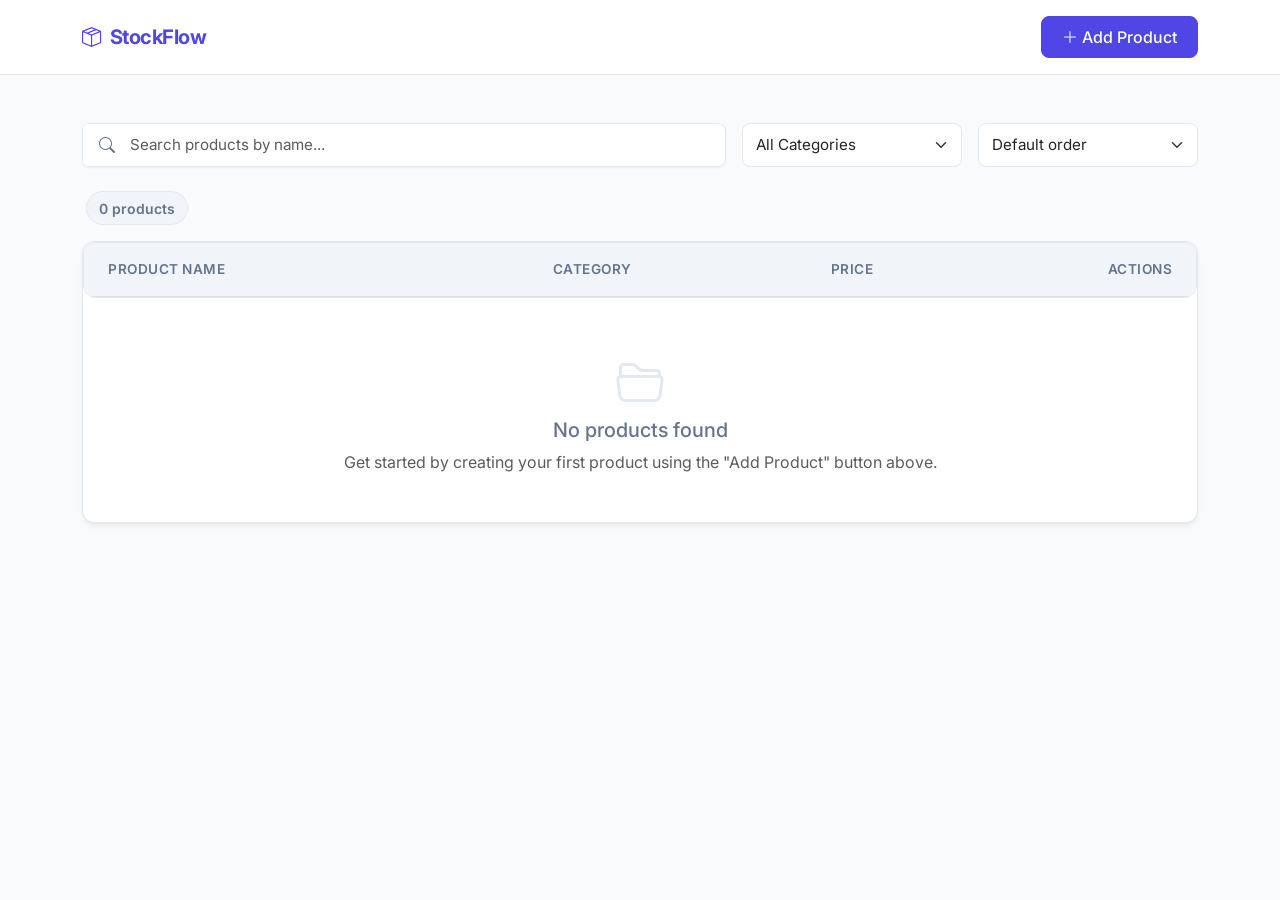
<file: index.html>
<!DOCTYPE html>
<html lang="en">
<head>
  <meta charset="UTF-8">
  <meta name="viewport" content="width=device-width, initial-scale=1.0">
  <meta name="description" content="Simple and responsive product CRUD management system for Git Flow practice.">
  <title>StockFlow - Product Management</title>
  <!-- Bootstrap 5 CSS -->
  <link href="https://cdn.jsdelivr.net/npm/bootstrap@5.3.3/dist/css/bootstrap.min.css" rel="stylesheet" integrity="sha384-QWTKZyjpPEjISv5WaRU9OFeRpok6YctnYmDr5pNlyT2bRjXh0JMhjY6hW+ALEwIH" crossorigin="anonymous">
  <!-- Bootstrap Icons -->
  <link rel="stylesheet" href="https://cdn.jsdelivr.net/npm/bootstrap-icons@1.11.3/font/bootstrap-icons.min.css">
  <!-- Custom Styles -->
  <link rel="stylesheet" href="styles.css">
</head>
<body>

  <!-- Navigation Bar -->
  <nav class="navbar navbar-expand-lg navbar-light py-3">
    <div class="container">
      <a class="navbar-brand d-flex align-items-center" href="#">
        <i class="bi bi-box-seam me-2"></i>
        <span>StockFlow</span>
      </a>
      <button class="btn btn-primary d-flex align-items-center" id="btn-add-product" data-bs-toggle="modal" data-bs-target="#productModal">
        <i class="bi bi-plus-lg me-1"></i>
        <span>Add Product</span>
      </button>
    </div>
  </nav>

  <!-- Main Container -->
  <main class="container my-5">
    <div class="row">
      <div class="col-12">
        
        <!-- Toast-like notifications are dynamically injected into #alert-container -->
        <div id="alert-container" aria-live="polite" aria-atomic="true"></div>

        <!-- Product Search and Filter -->
        <div class="d-flex flex-column flex-md-row gap-3 mb-4">
          <!-- Search Input -->
          <div class="input-group search-group flex-grow-1">
            <span class="input-group-text search-icon-container">
              <i class="bi bi-search"></i>
            </span>
            <input type="text" class="form-control" id="search-input" placeholder="Search products by name...">
          </div>
          <!-- Category Filter -->
          <div class="category-filter-container">
            <select class="form-select" id="category-filter">
              <option value="" selected>All Categories</option>
              <option value="Electronics">Electronics</option>
              <option value="Clothing">Clothing</option>
              <option value="Home & Kitchen">Home & Kitchen</option>
              <option value="Books">Books</option>
              <option value="Beauty & Personal Care">Beauty & Personal Care</option>
              <option value="Sports & Outdoors">Sports & Outdoors</option>
            </select>
          </div>
          <!-- Product Sort -->
          <div class="sort-container">
            <select class="form-select" id="product-sort">
              <option value="default" selected>Default order</option>
              <option value="name-asc">Name: A to Z</option>
              <option value="name-desc">Name: Z to A</option>
              <option value="price-asc">Price: Low to High</option>
              <option value="price-desc">Price: High to Low</option>
            </select>
          </div>
        </div>

        <!-- Product Counter -->
        <div class="d-flex align-items-center mb-3 px-1">
          <span class="product-counter-badge" id="product-counter">0 products</span>
        </div>

        <!-- Product Table Card -->
        <div class="card">
          <div class="card-body p-0">
            <div class="table-responsive">
              <table class="table align-middle">
                <thead>
                  <tr>
                    <th scope="col" style="width: 40%">Product Name</th>
                    <th scope="col" style="width: 25%">Category</th>
                    <th scope="col" style="width: 20%">Price</th>
                    <th scope="col" style="width: 15%" class="text-end">Actions</th>
                  </tr>
                </thead>
                <tbody id="product-table-body">
                  <!-- Product items will be dynamically loaded here by script.js -->
                </tbody>
              </table>
            </div>

            <!-- Empty State -->
            <div id="empty-state" class="empty-state d-none">
              <i class="bi bi-folder2-open empty-state-icon"></i>
              <h5>No products found</h5>
              <p class="text-muted mb-0">Get started by creating your first product using the "Add Product" button above.</p>
            </div>

          </div>
        </div>

      </div>
    </div>
  </main>

  <!-- Product Add/Edit Modal -->
  <div class="modal fade" id="productModal" tabindex="-1" aria-labelledby="productModalLabel" aria-hidden="true">
    <div class="modal-dialog modal-dialog-centered">
      <div class="modal-content">
        <div class="modal-header">
          <h5 class="modal-title" id="productModalLabel">Add Product</h5>
          <button type="button" class="btn-close" data-bs-dismiss="modal" aria-label="Close" id="btn-modal-close"></button>
        </div>
        <form id="productForm" novalidate>
          <div class="modal-body">
            <!-- Hidden field to track editing ID -->
            <input type="hidden" id="productId">

            <!-- Product Name -->
            <div class="mb-3">
              <label for="productName" class="form-label">Product Name</label>
              <input type="text" class="form-control" id="productName" placeholder="Enter product name" required>
              <div class="invalid-feedback">Please enter a valid product name.</div>
            </div>

            <!-- Product Category -->
            <div class="mb-3">
              <label for="productCategory" class="form-label">Category</label>
              <select class="form-select" id="productCategory" required>
                <option value="" disabled selected>Select category...</option>
                <option value="Electronics">Electronics</option>
                <option value="Clothing">Clothing</option>
                <option value="Home & Kitchen">Home & Kitchen</option>
                <option value="Books">Books</option>
                <option value="Beauty & Personal Care">Beauty & Personal Care</option>
                <option value="Sports & Outdoors">Sports & Outdoors</option>
              </select>
              <div class="invalid-feedback">Please select a category.</div>
            </div>

            <!-- Product Price -->
            <div class="mb-3">
              <label for="productPrice" class="form-label">Price ($)</label>
              <input type="number" class="form-control" id="productPrice" placeholder="0.00" min="0.01" step="0.01" required>
              <div class="invalid-feedback">Please enter a price greater than 0.</div>
            </div>
          </div>
          <div class="modal-footer">
            <button type="button" class="btn btn-outline-secondary" data-bs-dismiss="modal">Cancel</button>
            <button type="submit" class="btn btn-primary" id="btn-save-product">Save Product</button>
          </div>
        </form>
      </div>
    </div>
  </div>

  <!-- Bootstrap 5 JS Bundle -->
  <script src="https://cdn.jsdelivr.net/npm/bootstrap@5.3.3/dist/js/bootstrap.bundle.min.js" integrity="sha384-YvpcrYf0tY3lHB60NNkmXc5s9fDVZLESaAA55NDzOxhy9GkcIdslK1eN7N6jIeHz" crossorigin="anonymous"></script>
  <!-- Custom Script -->
  <script src="script.js"></script>
</body>
</html>
</file>
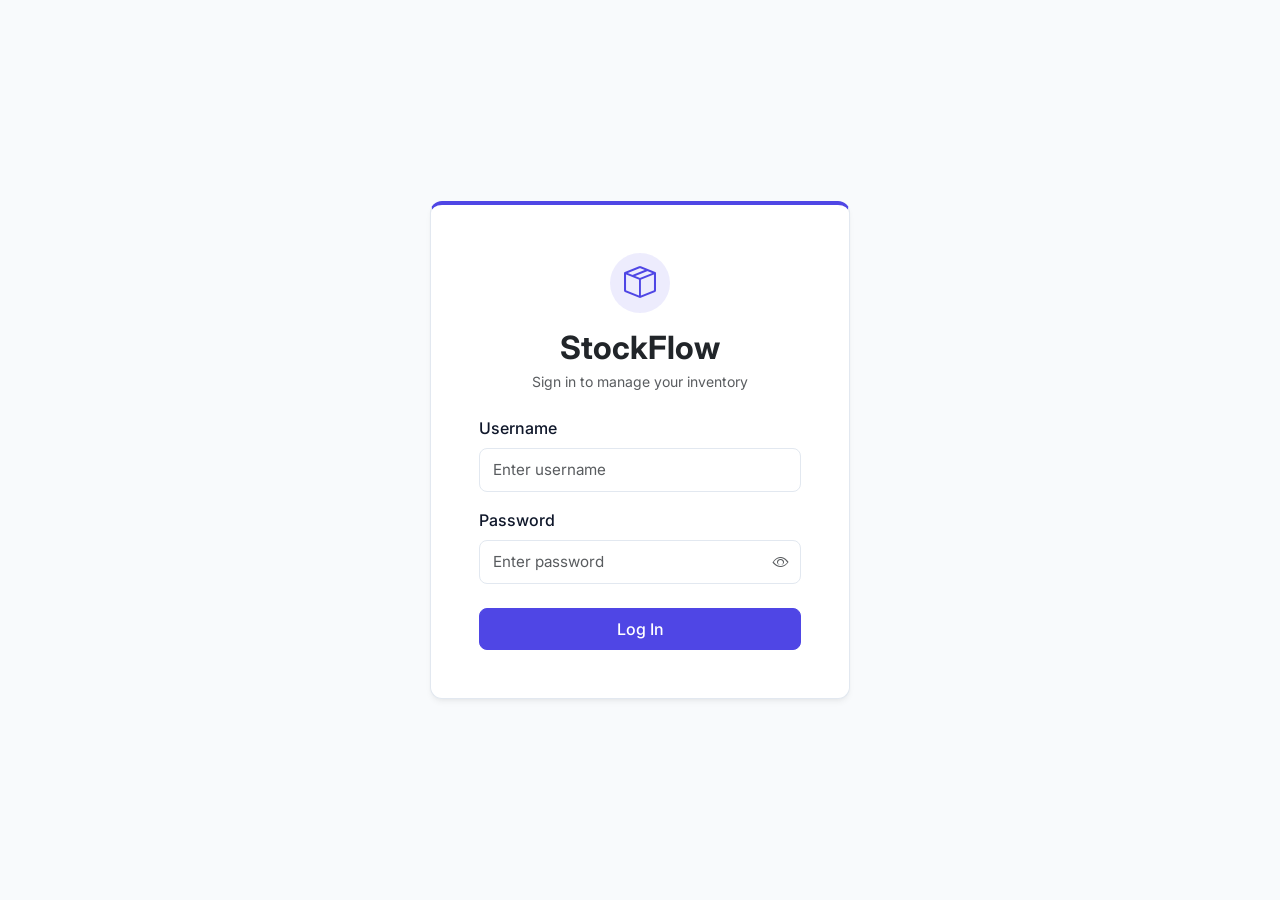
<file: login.html>
<!DOCTYPE html>
<html lang="en">
<head>
  <meta charset="UTF-8">
  <meta name="viewport" content="width=device-width, initial-scale=1.0">
  <meta name="description" content="Login to StockFlow Product Management System.">
  <title>StockFlow - Login</title>
  <!-- Bootstrap 5 CSS -->
  <link href="https://cdn.jsdelivr.net/npm/bootstrap@5.3.3/dist/css/bootstrap.min.css" rel="stylesheet" integrity="sha384-QWTKZyjpPEjISv5WaRU9OFeRpok6YctnYmDr5pNlyT2bRjXh0JMhjY6hW+ALEwIH" crossorigin="anonymous">
  <!-- Bootstrap Icons -->
  <link rel="stylesheet" href="https://cdn.jsdelivr.net/npm/bootstrap-icons@1.11.3/font/bootstrap-icons.min.css">
  <!-- Custom Styles (matching StockFlow branding) -->
  <link rel="stylesheet" href="styles.css">
</head>
<body class="d-flex align-items-center justify-content-center min-vh-100 py-4">

  <div class="container d-flex justify-content-center">
    <!-- Card container with custom top-border highlighting the StockFlow primary color -->
    <div class="card w-100" style="max-width: 420px; border-top: 4px solid var(--primary-color);">
      <div class="card-body p-4 p-md-5">
        
        <!-- Logo and Brand Name -->
        <div class="text-center mb-4">
          <!-- Circular icon container matching StockFlow primary indigo color -->
          <div class="d-inline-flex align-items-center justify-content-center rounded-circle mb-3" 
               style="width: 60px; height: 60px; background-color: rgba(79, 70, 229, 0.1); color: var(--primary-color);">
            <i class="bi bi-box-seam fs-2"></i>
          </div>
          <h2 class="fw-bold text-dark mb-1">StockFlow</h2>
          <p class="text-muted small">Sign in to manage your inventory</p>
        </div>

        <!-- Alert placeholder for login validation errors (Required for Selenium testing) -->
        <div id="login-alert"></div>

        <!-- Login Form -->
        <form id="loginForm" novalidate>
          <!-- Username Input -->
          <div class="mb-3">
            <label for="username" class="form-label">Username</label>
            <input type="text" class="form-control" id="username" placeholder="Enter username" required autocomplete="username">
          </div>

          <!-- Password Input -->
          <div class="mb-4">
            <label for="password" class="form-label">Password</label>
            <div class="position-relative">
              <input type="password" class="form-control pe-5" id="password" placeholder="Enter password" required autocomplete="current-password">
              <!-- Premium eye-toggle for password visibility -->
              <button type="button" class="btn position-absolute end-0 top-50 translate-middle-y border-0 bg-transparent text-muted" id="toggle-password" tabindex="-1">
                <i class="bi bi-eye" id="toggle-password-icon"></i>
              </button>
            </div>
          </div>

          <!-- Log In Button -->
          <button type="submit" class="btn btn-primary w-100 py-2 fs-6" id="btn-login">Log In</button>
        </form>
      </div>
    </div>
  </div>

  <!-- Bootstrap 5 JS Bundle -->
  <script src="https://cdn.jsdelivr.net/npm/bootstrap@5.3.3/dist/js/bootstrap.bundle.min.js" integrity="sha384-YvpcrYf0tY3lHB60NNkmXc5s9fDVZLESaAA55NDzOxhy9GkcIdslK1eN7N6jIeHz" crossorigin="anonymous"></script>

  <!-- Authentication and UI Interactions Logic -->
  <script>
    // Password toggle visibility function
    const passwordInput = document.getElementById('password');
    const togglePasswordBtn = document.getElementById('toggle-password');
    const togglePasswordIcon = document.getElementById('toggle-password-icon');

    togglePasswordBtn.addEventListener('click', function() {
      const type = passwordInput.getAttribute('type') === 'password' ? 'text' : 'password';
      passwordInput.setAttribute('type', type);
      
      // Update toggle icon style
      if (type === 'password') {
        togglePasswordIcon.className = 'bi bi-eye';
      } else {
        togglePasswordIcon.className = 'bi bi-eye-slash';
      }
    });

    // Form Submission Local Authentication Simulation
    const loginForm = document.getElementById('loginForm');
    const usernameInput = document.getElementById('username');
    const alertContainer = document.getElementById('login-alert');

    loginForm.addEventListener('submit', function(event) {
      event.preventDefault();
      
      const usernameValue = usernameInput.value.trim();
      const passwordValue = passwordInput.value.trim();
      
      // Reset any previous alert messages
      alertContainer.innerHTML = '';
      
      // Local credentials validation check
      if (usernameValue === 'admin' && passwordValue === 'admin123') {
        // Redirect to main index page on success
        window.location.href = 'index.html';
      } else {
        // Inject error message using Bootstrap Alert component on failure
        const alertDiv = document.createElement('div');
        alertDiv.className = 'alert alert-danger alert-dismissible fade show w-100 mb-3';
        alertDiv.setAttribute('role', 'alert');
        alertDiv.innerHTML = `
          <i class="bi bi-exclamation-triangle-fill fs-5"></i>
          <div class="flex-grow-1">Incorrect username or password.</div>
          <button type="button" class="btn-close" data-bs-dismiss="alert" aria-label="Close"></button>
        `;
        alertContainer.appendChild(alertDiv);
      }
    });
  </script>
</body>
</html>
</file>
<file: styles.css>
/* Import Google Font - Inter */
@import url('https://fonts.googleapis.com/css2?family=Inter:wght@300;400;500;600;700&display=swap');

:root {
  --primary-color: #4f46e5;
  --primary-hover: #4338ca;
  --bg-color: #f8fafc;
  --card-bg: #ffffff;
  --text-dark: #0f172a;
  --text-muted: #64748b;
  --border-color: #e2e8f0;
}

body {
  font-family: 'Inter', sans-serif;
  background-color: var(--bg-color);
  color: var(--text-dark);
  min-height: 100vh;
}

/* Navbar Custom Styling */
.navbar {
  background-color: var(--card-bg);
  border-bottom: 1px solid var(--border-color);
}

.navbar-brand {
  font-weight: 700;
  color: var(--primary-color) !important;
  letter-spacing: -0.5px;
}

/* Card Custom Styling */
.card {
  background-color: var(--card-bg);
  border: 1px solid var(--border-color);
  border-radius: 12px;
  box-shadow: 0 4px 6px -1px rgb(0 0 0 / 0.05), 0 2px 4px -2px rgb(0 0 0 / 0.05);
}

/* Custom Table Design */
.table-responsive {
  border-radius: 12px;
  border: 1px solid var(--border-color);
  background-color: var(--card-bg);
}

.table {
  margin-bottom: 0;
}

.table th {
  background-color: #f1f5f9;
  color: var(--text-muted);
  font-weight: 600;
  font-size: 0.85rem;
  text-transform: uppercase;
  letter-spacing: 0.5px;
  padding: 1rem 1.5rem;
  border-bottom-width: 1px;
}

.table td {
  padding: 1.2rem 1.5rem;
  vertical-align: middle;
  border-bottom: 1px solid var(--border-color);
}

.table tbody tr:last-child td {
  border-bottom: none;
}

/* Custom Button Styling */
.btn-primary {
  background-color: var(--primary-color);
  border-color: var(--primary-color);
  font-weight: 500;
  padding: 0.5rem 1.25rem;
  border-radius: 8px;
  transition: all 0.2s ease;
}

.btn-primary:hover, .btn-primary:focus {
  background-color: var(--primary-hover);
  border-color: var(--primary-hover);
}

.btn-outline-secondary {
  border-color: var(--border-color);
  color: var(--text-muted);
  border-radius: 8px;
}

.btn-outline-secondary:hover {
  background-color: #f1f5f9;
  color: var(--text-dark);
  border-color: var(--border-color);
}

.btn-action {
  padding: 0.35rem 0.75rem;
  font-size: 0.875rem;
  border-radius: 6px;
}

/* Custom Modal Styles */
.modal-content {
  border-radius: 16px;
  border: none;
  box-shadow: 0 20px 25px -5px rgb(0 0 0 / 0.1), 0 8px 10px -6px rgb(0 0 0 / 0.1);
}

.modal-header {
  border-bottom: 1px solid var(--border-color);
  padding: 1.5rem;
}

.modal-body {
  padding: 1.5rem;
}

.modal-footer {
  border-top: 1px solid var(--border-color);
  padding: 1.25rem 1.5rem;
}

.form-label {
  font-weight: 500;
  color: var(--text-dark);
}

.form-control, .form-select {
  border: 1px solid var(--border-color);
  border-radius: 8px;
  padding: 0.6rem 0.8rem;
  font-size: 0.95rem;
  transition: border-color 0.15s ease-in-out, box-shadow 0.15s ease-in-out;
}

.form-control:focus, .form-select:focus {
  border-color: var(--primary-color);
  box-shadow: 0 0 0 3px rgba(79, 70, 229, 0.15);
}

/* Alerts Toast-like Notification Area */
#alert-container {
  position: fixed;
  top: 24px;
  right: 24px;
  z-index: 1060;
  max-width: 380px;
  width: calc(100% - 48px);
}

.alert {
  border-radius: 12px;
  box-shadow: 0 10px 15px -3px rgb(0 0 0 / 0.1), 0 4px 6px -4px rgb(0 0 0 / 0.1);
  margin-bottom: 12px;
  border: none;
  padding: 1rem 1.25rem;
  display: flex;
  align-items: center;
  gap: 12px;
}

/* Empty State Styling */
.empty-state {
  padding: 3rem 1.5rem;
  text-align: center;
  color: var(--text-muted);
}

.empty-state-icon {
  font-size: 3rem;
  margin-bottom: 1rem;
  color: var(--border-color);
}

/* Search Input Custom Styling */
.search-group {
  box-shadow: 0 1px 3px 0 rgb(0 0 0 / 0.05);
  border-radius: 8px;
  overflow: hidden;
  transition: all 0.2s ease;
}

.search-icon-container {
  background-color: var(--card-bg);
  border: 1px solid var(--border-color);
  border-right: none;
  color: var(--text-muted);
  padding-left: 1rem;
  font-size: 1rem;
}

#search-input {
  border-left: none;
  padding-left: 0.25rem;
}

.search-group:focus-within {
  box-shadow: 0 0 0 3px rgba(79, 70, 229, 0.15);
}

.search-group:focus-within .search-icon-container,
.search-group:focus-within #search-input {
  border-color: var(--primary-color);
}

@media (min-width: 768px) {
  .category-filter-container,
  .sort-container {
    min-width: 220px;
  }
}

.product-counter-badge {
  font-size: 0.875rem;
  font-weight: 600;
  color: var(--text-muted);
  background-color: #f1f5f9;
  padding: 0.35rem 0.75rem;
  border-radius: 20px;
  border: 1px solid var(--border-color);
  display: inline-flex;
  align-items: center;
}
</file>
